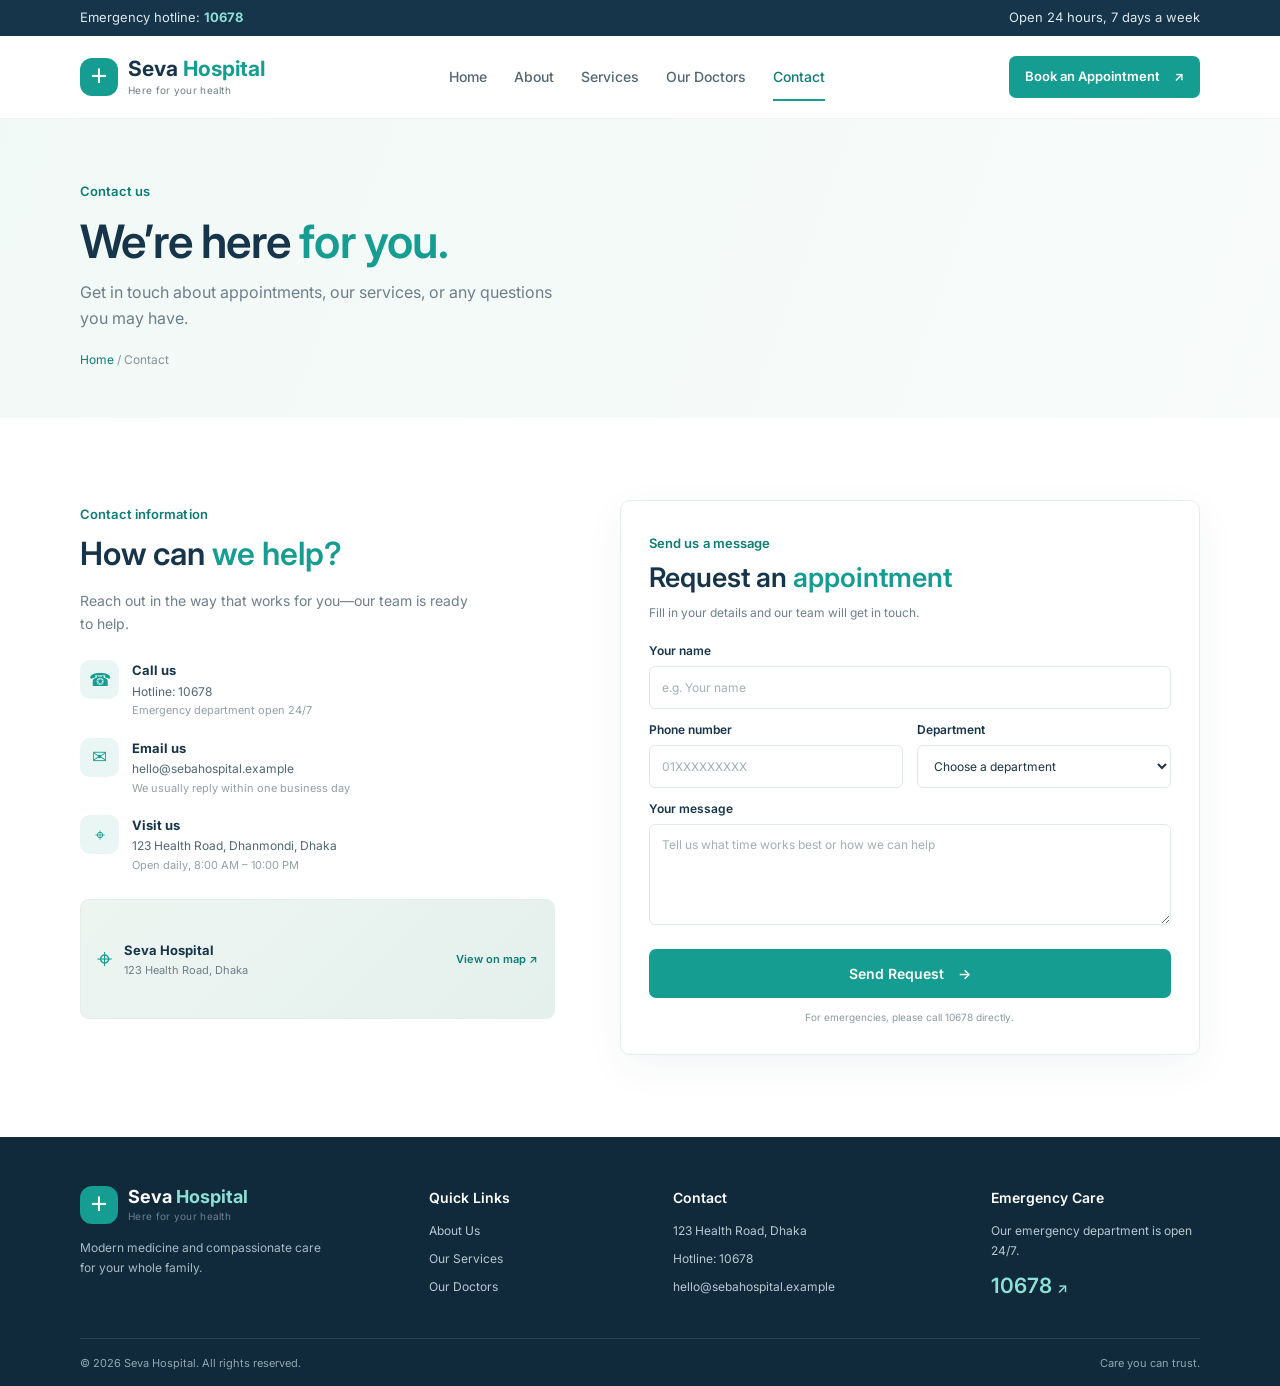
<file: contact.html>
<!doctype html>
<html lang="en">
<head><meta charset="utf-8"><meta name="viewport" content="width=device-width, initial-scale=1"><meta name="description" content="Contact Seva Hospital, call our emergency hotline, or request an appointment."><title>Contact Us | Seva Hospital</title><link rel="stylesheet" href="styles.css"></head>
<body>
  <div class="topbar"><div class="container topbar-inner"><span>Emergency hotline: <a href="tel:10678">10678</a></span><span>Open 24 hours, 7 days a week</span></div></div>
  <header class="site-header"><div class="container nav-wrap"><a class="brand" href="index.html"><span class="brand-mark">+</span><span>Seva<span class="brand-light"> Hospital</span><small>Here for your health</small></span></a><nav class="main-nav" aria-label="Main navigation"><a href="index.html">Home</a><a href="about.html">About</a><a href="services.html">Services</a><a href="doctors.html">Our Doctors</a><a class="active" href="contact.html">Contact</a></nav><a class="button button-small nav-cta" href="contact.html">Book an Appointment <span>↗</span></a></div></header>
  <main><section class="page-hero"><div class="container"><span class="eyebrow">Contact us</span><h1>We’re here <span>for you.</span></h1><p>Get in touch about appointments, our services, or any questions you may have.</p><div class="breadcrumbs"><a href="index.html">Home</a><span> / </span>Contact</div></div></section>
    <section class="section"><div class="container contact-layout"><div class="contact-info"><span class="eyebrow">Contact information</span><h2>How can <span>we help?</span></h2><p class="lead">Reach out in the way that works for you—our team is ready to help.</p>
      <div class="contact-item"><span class="contact-icon">☎</span><div><strong>Call us</strong><a href="tel:10678">Hotline: 10678</a><small>Emergency department open 24/7</small></div></div>
      <div class="contact-item"><span class="contact-icon">✉</span><div><strong>Email us</strong><a href="mailto:hello@sebahospital.example">hello@sebahospital.example</a><small>We usually reply within one business day</small></div></div>
      <div class="contact-item"><span class="contact-icon">⌖</span><div><strong>Visit us</strong><span>123 Health Road, Dhanmondi, Dhaka</span><small>Open daily, 8:00 AM – 10:00 PM</small></div></div>
      <div class="map-placeholder"><span>⌖</span><div><strong>Seva Hospital</strong><small>123 Health Road, Dhaka</small></div><a href="https://maps.google.com/?q=Dhaka+Bangladesh" target="_blank" rel="noopener noreferrer">View on map ↗</a></div>
    </div><form class="contact-form" action="contact.html" method="get"><span class="eyebrow">Send us a message</span><h2>Request an <span>appointment</span></h2><p>Fill in your details and our team will get in touch.</p><label for="name">Your name</label><input id="name" name="name" type="text" placeholder="e.g. Your name" required><div class="form-row"><div><label for="phone">Phone number</label><input id="phone" name="phone" type="tel" placeholder="01XXXXXXXXX" required></div><div><label for="department">Department</label><select id="department" name="department" required><option value="" selected disabled>Choose a department</option><option>Cardiology</option><option>Internal Medicine</option><option>Mother &amp; Child</option><option>Orthopedics</option><option>Diagnostics</option><option>Other</option></select></div></div><label for="message">Your message</label><textarea id="message" name="message" rows="4" placeholder="Tell us what time works best or how we can help"></textarea><button class="button form-submit" type="submit">Send Request <span>→</span></button><small class="form-note">For emergencies, please call 10678 directly.</small></form></div></section>
  </main>
  <footer class="site-footer"><div class="container footer-grid"><div><a class="brand brand-footer" href="index.html"><span class="brand-mark">+</span><span>Seva<span class="brand-light"> Hospital</span><small>Here for your health</small></span></a><p>Modern medicine and compassionate care for your whole family.</p></div><div><h3>Quick Links</h3><a href="about.html">About Us</a><a href="services.html">Our Services</a><a href="doctors.html">Our Doctors</a></div><div><h3>Contact</h3><span>123 Health Road, Dhaka</span><a href="tel:10678">Hotline: 10678</a><a href="mailto:hello@sebahospital.example">hello@sebahospital.example</a></div><div><h3>Emergency Care</h3><p>Our emergency department is open 24/7.</p><a class="footer-hotline" href="tel:10678">10678 <span>↗</span></a></div></div><div class="container footer-bottom"><span>© 2026 Seva Hospital. All rights reserved.</span><span>Care you can trust.</span></div></footer>
</body></html>
</file>
<file: styles.css>
@import url('https://fonts.googleapis.com/css2?family=Inter:wght@400;500;600;700&display=swap');

:root {
  --navy: #16344a;
  --ink: #1d3445;
  --muted: #6d7f8a;
  --teal: #159d91;
  --teal-dark: #0c7d75;
  --mint: #e9f6f3;
  --line: #e6eeed;
  --white: #fff;
  --shadow: 0 16px 45px rgba(27, 68, 78, .09);
}

* { box-sizing: border-box; }
html { scroll-behavior: smooth; }
body { margin: 0; color: var(--ink); background: var(--white); font-family: 'Inter', Arial, sans-serif; font-size: 16px; line-height: 1.65; }
a { color: inherit; text-decoration: none; }
img { display: block; max-width: 100%; }
.container { width: min(1120px, calc(100% - 48px)); margin-inline: auto; }
.topbar { background: var(--navy); color: #dce8eb; font-size: 13px; }
.topbar-inner { min-height: 36px; display: flex; align-items: center; justify-content: space-between; }
.topbar a { color: #8de0d4; font-weight: 700; }
.site-header { position: relative; z-index: 2; background: #fff; border-bottom: 1px solid #f0f3f2; }
.nav-wrap { min-height: 82px; display: flex; align-items: center; justify-content: space-between; gap: 24px; }
.brand { display: inline-flex; align-items: center; gap: 10px; color: var(--navy); font-size: 21px; font-weight: 700; line-height: 1.15; white-space: nowrap; }
.brand-mark { width: 38px; height: 38px; display: grid; place-items: center; border-radius: 12px; color: #fff; background: var(--teal); font-family: Arial, sans-serif; font-size: 29px; font-weight: 400; }
.brand-light { color: var(--teal); }
.brand small { display: block; margin-top: 4px; color: var(--muted); font-size: 10px; font-weight: 400; letter-spacing: .3px; }
.main-nav { display: flex; align-items: center; gap: 27px; color: #536774; font-size: 14px; font-weight: 500; }
.main-nav a { position: relative; padding-block: 29px; transition: color .2s ease; }
.main-nav a:hover, .main-nav a.active { color: var(--teal-dark); }
.main-nav a.active::after { position: absolute; right: 0; bottom: 17px; left: 0; height: 2px; background: var(--teal); content: ''; }
.button { min-height: 49px; display: inline-flex; align-items: center; justify-content: center; gap: 14px; padding: 0 21px; border: 0; border-radius: 7px; color: #fff; background: var(--teal); font: inherit; font-size: 14px; font-weight: 600; cursor: pointer; transition: background .2s ease, transform .2s ease; }
.button:hover { transform: translateY(-2px); background: var(--teal-dark); }
.button-small { min-height: 42px; padding-inline: 16px; font-size: 13px; }
.hero { position: relative; overflow: hidden; padding: 72px 0 76px; background: linear-gradient(110deg, #f3faf8 0%, #f8fbfa 55%, #edf7f4 100%); }
.hero::before { position: absolute; top: -200px; right: 3%; width: 500px; height: 500px; border: 1px solid rgba(21, 157, 145, .09); border-radius: 50%; content: ''; }
.hero-grid { position: relative; display: grid; grid-template-columns: 1.05fr .95fr; align-items: center; gap: 55px; }
.eyebrow { display: inline-flex; align-items: center; gap: 8px; color: var(--teal-dark); font-size: 13px; font-weight: 600; letter-spacing: .1px; }
.eyebrow-dot, .status-dot { width: 8px; height: 8px; display: inline-block; border-radius: 50%; background: #27b4a1; }
h1, h2, h3, p { margin-top: 0; }
.hero h1, .page-hero h1 { margin: 18px 0 16px; color: var(--navy); font-size: clamp(36px, 4vw, 52px); font-weight: 600; line-height: 1.22; letter-spacing: -.8px; }
.hero h1 span, h2 span, .page-hero h1 span { color: var(--teal); }
.hero-copy > p, .page-hero p { max-width: 490px; margin-bottom: 25px; color: var(--muted); font-size: 16px; }
.hero-actions { display: flex; align-items: center; flex-wrap: wrap; gap: 23px; }
.text-link { display: inline-flex; align-items: center; gap: 9px; color: var(--navy); font-size: 13px; font-weight: 600; }
.text-link > span:last-child { color: var(--teal); }
.play-icon { width: 28px; height: 28px; display: grid; place-items: center; border: 1px solid #d5e8e4; border-radius: 50%; color: var(--teal); font-size: 9px; }
.hero-trust { display: flex; align-items: center; gap: 13px; margin-top: 33px; }
.avatar-stack { display: flex; padding-left: 4px; }
.avatar-stack span { width: 31px; height: 31px; display: grid; place-items: center; margin-left: -5px; border: 2px solid #f4faf8; border-radius: 50%; color: #fff; background: #8aa8a6; font-size: 11px; }
.avatar-stack span:nth-child(2) { background: #d49476; }.avatar-stack span:nth-child(3) { background: #557c81; }.avatar-stack span:nth-child(4) { background: var(--teal); }
.hero-trust strong, .hero-trust small { display: block; }.hero-trust strong { color: var(--navy); font-size: 13px; }.hero-trust small { color: var(--muted); font-size: 11px; }
.hero-visual { position: relative; max-width: 470px; justify-self: end; padding: 0 13px 15px 0; }
.hero-visual::before { position: absolute; right: 0; bottom: 0; width: 74%; height: 75%; border-radius: 50% 12px 12px 12px; background: #cae9e1; content: ''; }
.hero-visual > img { position: relative; z-index: 1; width: 100%; height: 370px; border-radius: 140px 12px 12px 12px; object-fit: cover; object-position: center 35%; }
.floating-card { position: absolute; z-index: 2; right: -24px; bottom: 38px; display: flex; align-items: center; gap: 10px; padding: 14px 16px; border-radius: 9px; background: #fff; box-shadow: var(--shadow); }
.floating-card strong, .floating-card small { display: block; }.floating-card strong { color: var(--navy); font-size: 12px; }.floating-card small { color: var(--muted); font-size: 10px; }.card-arrow { margin-left: 7px; color: var(--teal); }
.experience-badge { position: absolute; z-index: 2; top: 24px; left: -28px; width: 86px; height: 86px; display: flex; flex-direction: column; align-items: center; justify-content: center; border-radius: 50%; color: #fff; background: var(--teal); box-shadow: 0 8px 20px rgba(21, 157, 145, .2); }
.experience-badge strong { font-size: 25px; line-height: 1.1; }.experience-badge span { font-size: 9px; }
.stats-strip { padding: 27px 0; border-bottom: 1px solid var(--line); background: #fff; }
.stats-grid { display: grid; grid-template-columns: repeat(4, 1fr); }
.stats-grid > div { display: grid; justify-items: center; gap: 2px; border-right: 1px solid var(--line); }
.stats-grid > div:last-child { border: 0; }.stats-grid strong { color: var(--navy); font-size: 25px; font-weight: 600; }.stats-grid span { color: var(--muted); font-size: 12px; }
.section { padding: 82px 0; }.section-tint { background: #f5faf8; }
.section-heading { display: flex; align-items: end; justify-content: space-between; gap: 20px; margin-bottom: 30px; }
.section-heading h2, .split-section h2, .contact-info h2, .contact-form h2 { margin: 7px 0 0; color: var(--navy); font-size: clamp(28px, 3vw, 37px); font-weight: 600; line-height: 1.3; }
.section-heading .text-link { padding-bottom: 7px; }
.service-grid { display: grid; grid-template-columns: repeat(4, 1fr); gap: 17px; }
.service-card { min-height: 224px; padding: 22px 19px; border: 1px solid #edf1f0; border-radius: 9px; background: #fff; transition: transform .2s ease, box-shadow .2s ease; }
.service-card:hover { transform: translateY(-4px); box-shadow: var(--shadow); }
.service-icon { width: 43px; height: 43px; display: grid; place-items: center; margin-bottom: 15px; border-radius: 11px; color: var(--teal); background: var(--mint); font-family: Arial, sans-serif; font-size: 23px; }
.service-card h3 { margin-bottom: 7px; color: var(--navy); font-size: 17px; font-weight: 600; }.service-card p { margin-bottom: 14px; color: var(--muted); font-size: 12px; line-height: 1.8; }
.service-card > a { display: inline-flex; gap: 7px; color: var(--teal-dark); font-size: 12px; font-weight: 600; }
.split-section { display: grid; grid-template-columns: 1fr 1fr; align-items: center; gap: 68px; }
.split-image { position: relative; padding: 0 14px 14px 0; }
.split-image::after { position: absolute; right: 0; bottom: 0; z-index: 0; width: 63%; height: 60%; border-radius: 12px; background: #d7eee8; content: ''; }
.split-image img { position: relative; z-index: 1; width: 100%; height: 345px; border-radius: 10px; object-fit: cover; }
.lead { margin: 14px 0; color: var(--muted); font-size: 14px; }
.split-section > div > p:not(.lead) { color: var(--muted); font-size: 13px; }
.check-list { display: grid; gap: 10px; margin: 20px 0 23px; padding: 0; list-style: none; color: #536774; font-size: 13px; }
.check-list li::before { display: inline-grid; width: 20px; height: 20px; place-items: center; margin-right: 9px; border-radius: 50%; color: var(--teal-dark); background: #e1f3ee; content: '✓'; font-family: Arial, sans-serif; font-size: 12px; }
.doctor-grid { display: grid; grid-template-columns: repeat(4, 1fr); gap: 17px; }
.doctor-card { overflow: hidden; border: 1px solid #edf1f0; border-radius: 9px; background: #fff; }
.doctor-card > img { width: 100%; height: 190px; object-fit: cover; object-position: center 30%; background: var(--mint); }
.doctor-card > div { padding: 15px; }.doctor-card h3 { margin-bottom: 2px; color: var(--navy); font-size: 16px; font-weight: 600; }.doctor-card p { margin: 0 0 5px; color: var(--teal-dark); font-size: 12px; }.doctor-card span { color: var(--muted); font-size: 11px; }
.cta-band { padding: 44px 0; color: #fff; background: var(--navy); }
.cta-inner { display: flex; align-items: center; justify-content: space-between; gap: 24px; }.cta-inner .eyebrow { color: #8de0d4; }.cta-inner h2 { margin: 5px 0 3px; font-size: 27px; font-weight: 600; }.cta-inner p { margin: 0; color: #bfd0d4; font-size: 13px; }
.button-white { flex-shrink: 0; color: var(--navy); background: #fff; }.button-white:hover { color: #fff; background: var(--teal); }
.site-footer { padding-top: 49px; color: #b7c8ce; background: #102a3c; }
.footer-grid { display: grid; grid-template-columns: 1.5fr 1fr 1.35fr 1fr; gap: 35px; padding-bottom: 35px; }
.brand-footer { color: #fff; font-size: 18px; }.brand-footer .brand-light { color: #8de0d4; }
.footer-grid > div:first-child > p { max-width: 250px; margin: 14px 0 0; color: #a7bbc2; font-size: 12px; }
.footer-grid h3 { margin: 0 0 13px; color: #fff; font-size: 14px; font-weight: 600; }
.footer-grid > div:not(:first-child) { display: flex; flex-direction: column; align-items: flex-start; gap: 8px; font-size: 12px; }
.footer-grid > div:not(:first-child) h3 { margin-bottom: 4px; }.footer-grid > div:not(:first-child) p { margin: 0; }
.footer-hotline { color: #8de0d4; font-size: 21px; font-weight: 600; }.footer-hotline span { font-size: 14px; }
.footer-bottom { min-height: 48px; display: flex; align-items: center; justify-content: space-between; border-top: 1px solid rgba(255,255,255,.12); color: #91a8b0; font-size: 11px; }
.page-hero { padding: 58px 0 48px; background: linear-gradient(110deg, #f1f9f6, #f8fbfa); }
.page-hero h1 { margin: 10px 0 9px; font-size: clamp(34px, 4vw, 46px); }
.page-hero p { margin: 0 0 19px; }.breadcrumbs { color: #84949b; font-size: 12px; }.breadcrumbs a { color: var(--teal-dark); }
.centered { justify-content: center; text-align: center; }.values-grid { grid-template-columns: repeat(3, 1fr); max-width: 900px; margin-inline: auto; }
.values-grid .service-card { min-height: 190px; }.services-page-grid { grid-template-columns: repeat(3, 1fr); }.services-page-grid .service-card { min-height: 225px; padding: 25px; }
.doctors-page-grid { grid-template-columns: repeat(3, 1fr); row-gap: 22px; }.doctors-page-grid .doctor-card > img { height: 250px; }.doctors-page-grid .doctor-card > div { padding: 17px 19px 19px; }.doctor-appointment { display: block; margin-top: 12px; color: var(--teal-dark); font-size: 12px; font-weight: 600; }
.heading-note { margin: 0 0 5px; color: var(--muted); font-size: 13px; }
.contact-layout { display: grid; grid-template-columns: .9fr 1.1fr; align-items: start; gap: 65px; }
.contact-info h2 { margin-top: 7px; font-size: 32px; }.contact-info .lead { max-width: 390px; margin-bottom: 25px; }
.contact-item { display: flex; align-items: flex-start; gap: 13px; margin: 18px 0; }
.contact-icon { width: 39px; height: 39px; display: grid; flex-shrink: 0; place-items: center; border-radius: 10px; color: var(--teal); background: var(--mint); font-size: 18px; }
.contact-item strong, .contact-item a, .contact-item small, .contact-item div > span { display: block; }.contact-item strong { color: var(--navy); font-size: 13px; }.contact-item a, .contact-item div > span { color: #506773; font-size: 12px; }.contact-item small { color: #92a0a5; font-size: 11px; }
.map-placeholder { min-height: 120px; display: flex; align-items: center; gap: 12px; margin-top: 25px; padding: 16px; border: 1px solid var(--line); border-radius: 9px; background: linear-gradient(135deg, #edf5f1, #e4f0ec); }
.map-placeholder > span { color: var(--teal); font-size: 27px; }.map-placeholder div { flex: 1; }.map-placeholder strong, .map-placeholder small { display: block; }.map-placeholder strong { color: var(--navy); font-size: 13px; }.map-placeholder small { color: var(--muted); font-size: 11px; }.map-placeholder a { color: var(--teal-dark); font-size: 11px; font-weight: 600; }
.contact-form { padding: 28px; border: 1px solid var(--line); border-radius: 10px; background: #fff; box-shadow: 0 12px 40px rgba(27,68,78,.05); }
.contact-form h2 { margin-top: 5px; font-size: 27px; }.contact-form > p { margin: 7px 0 19px; color: var(--muted); font-size: 12px; }
.contact-form label { display: block; margin: 11px 0 5px; color: var(--navy); font-size: 12px; font-weight: 600; }
.contact-form input, .contact-form select, .contact-form textarea { width: 100%; min-height: 43px; padding: 10px 12px; border: 1px solid #e1e9e7; border-radius: 6px; outline: 0; color: var(--ink); background: #fff; font: inherit; font-size: 12px; }
.contact-form input:focus, .contact-form select:focus, .contact-form textarea:focus { border-color: var(--teal); box-shadow: 0 0 0 3px rgba(21,157,145,.1); }.contact-form textarea { resize: vertical; }.contact-form input::placeholder, .contact-form textarea::placeholder { color: #a2afb3; }
.form-row { display: grid; grid-template-columns: 1fr 1fr; gap: 14px; }.form-row > div { min-width: 0; }.form-submit { width: 100%; margin-top: 17px; }.form-note { display: block; margin-top: 11px; color: #8a9a9f; text-align: center; font-size: 10px; }

@media (max-width: 900px) {
  .main-nav { gap: 15px; font-size: 13px; }.nav-wrap { gap: 15px; }.brand { font-size: 18px; }
  .hero-grid { gap: 30px; }.hero-visual > img { height: 330px; }.floating-card { right: -10px; }
  .service-grid, .doctor-grid { grid-template-columns: repeat(2, 1fr); }.split-section { gap: 38px; }.footer-grid { grid-template-columns: repeat(2, 1fr); }
  .doctors-page-grid { grid-template-columns: repeat(2, 1fr); }.contact-layout { gap: 35px; }
}
@media (max-width: 640px) {
  .container { width: min(100% - 32px, 500px); }
  .topbar-inner { min-height: 32px; font-size: 11px; }
  .nav-wrap { min-height: auto; flex-wrap: wrap; justify-content: space-between; gap: 0; padding-top: 13px; }
  .brand { font-size: 18px; }.brand-mark { width: 34px; height: 34px; }
  .nav-cta { min-height: 36px; padding-inline: 11px; font-size: 11px; }
  .main-nav { order: 3; width: calc(100% + 32px); justify-content: flex-start; gap: 24px; overflow-x: auto; margin: 10px -16px 0; padding: 0 16px; border-top: 1px solid #f0f3f2; white-space: nowrap; scrollbar-width: none; }
  .main-nav::-webkit-scrollbar { display: none; }.main-nav a { padding: 11px 0; font-size: 12px; }.main-nav a.active::after { bottom: 4px; }
  .hero { padding: 47px 0 48px; }.hero-grid { grid-template-columns: 1fr; gap: 38px; }.hero h1 { font-size: 39px; }.hero-copy > p { font-size: 14px; }
  .hero-visual { width: 88%; justify-self: center; }.hero-visual > img { height: 300px; border-top-left-radius: 105px; }.experience-badge { left: -19px; width: 73px; height: 73px; }.experience-badge strong { font-size: 21px; }
  .floating-card { right: -13px; bottom: 25px; padding: 11px 12px; }
  .stats-strip { padding: 19px 0; }.stats-grid { grid-template-columns: repeat(2, 1fr); gap: 15px 0; }.stats-grid > div:nth-child(2) { border-right: 0; }.stats-grid strong { font-size: 21px; }.stats-grid span { font-size: 11px; }
  .section { padding: 57px 0; }.section-heading { align-items: flex-start; flex-direction: column; gap: 11px; margin-bottom: 23px; }.section-heading h2, .split-section h2, .contact-info h2 { font-size: 29px; }
  .service-grid, .doctor-grid, .services-page-grid, .doctors-page-grid, .values-grid { grid-template-columns: 1fr 1fr; gap: 11px; }.service-card { min-height: 220px; padding: 17px 14px; }.service-card h3 { font-size: 15px; }.service-card p { font-size: 11px; }.service-icon { width: 38px; height: 38px; }
  .split-section { grid-template-columns: 1fr; gap: 30px; }.split-image { order: 0; }.split-image img { height: 270px; }.split-section > div:not(.split-image) { order: 1; }.split-section > div > p:not(.lead) { font-size: 12px; }
  .doctor-grid { gap: 12px; }.doctor-card > img { height: 160px; }.doctor-card > div { padding: 12px; }.doctor-card h3 { font-size: 14px; }.doctor-card p { font-size: 11px; }.doctor-card span { font-size: 10px; }
  .cta-band { padding: 34px 0; }.cta-inner { align-items: flex-start; flex-direction: column; gap: 20px; }.cta-inner h2 { font-size: 23px; }.cta-inner p { font-size: 12px; }
  .footer-grid { grid-template-columns: 1fr 1fr; gap: 27px 20px; }.footer-bottom { align-items: flex-start; flex-direction: column; justify-content: center; gap: 3px; padding-block: 10px; }
  .page-hero { padding: 42px 0 35px; }.page-hero h1 { font-size: 34px; }.page-hero p { font-size: 13px; }
  .values-grid .service-card { min-height: 190px; }.services-page-grid .service-card { min-height: 225px; padding: 17px 14px; }.doctors-page-grid .doctor-card > img { height: 180px; }.doctors-page-grid .doctor-card > div { padding: 13px; }
  .heading-note { margin-top: -6px; }.contact-layout { grid-template-columns: 1fr; gap: 35px; }.contact-form { padding: 21px 17px; }.contact-form h2 { font-size: 24px; }.map-placeholder { flex-wrap: wrap; }.map-placeholder a { margin-left: 39px; }
}
@media (max-width: 370px) {
  .container { width: calc(100% - 26px); }.main-nav { width: calc(100% + 26px); gap: 19px; margin-inline: -13px; padding-inline: 13px; }
  .nav-cta { padding-inline: 8px; font-size: 10px; }.brand { gap: 7px; font-size: 16px; }.brand-mark { width: 31px; height: 31px; }
  .service-grid, .doctor-grid, .services-page-grid, .doctors-page-grid, .values-grid { grid-template-columns: 1fr; }.service-card { min-height: 0; }.doctor-card > img { height: 220px; }
  .form-row { grid-template-columns: 1fr; gap: 0; }
}
</file>
